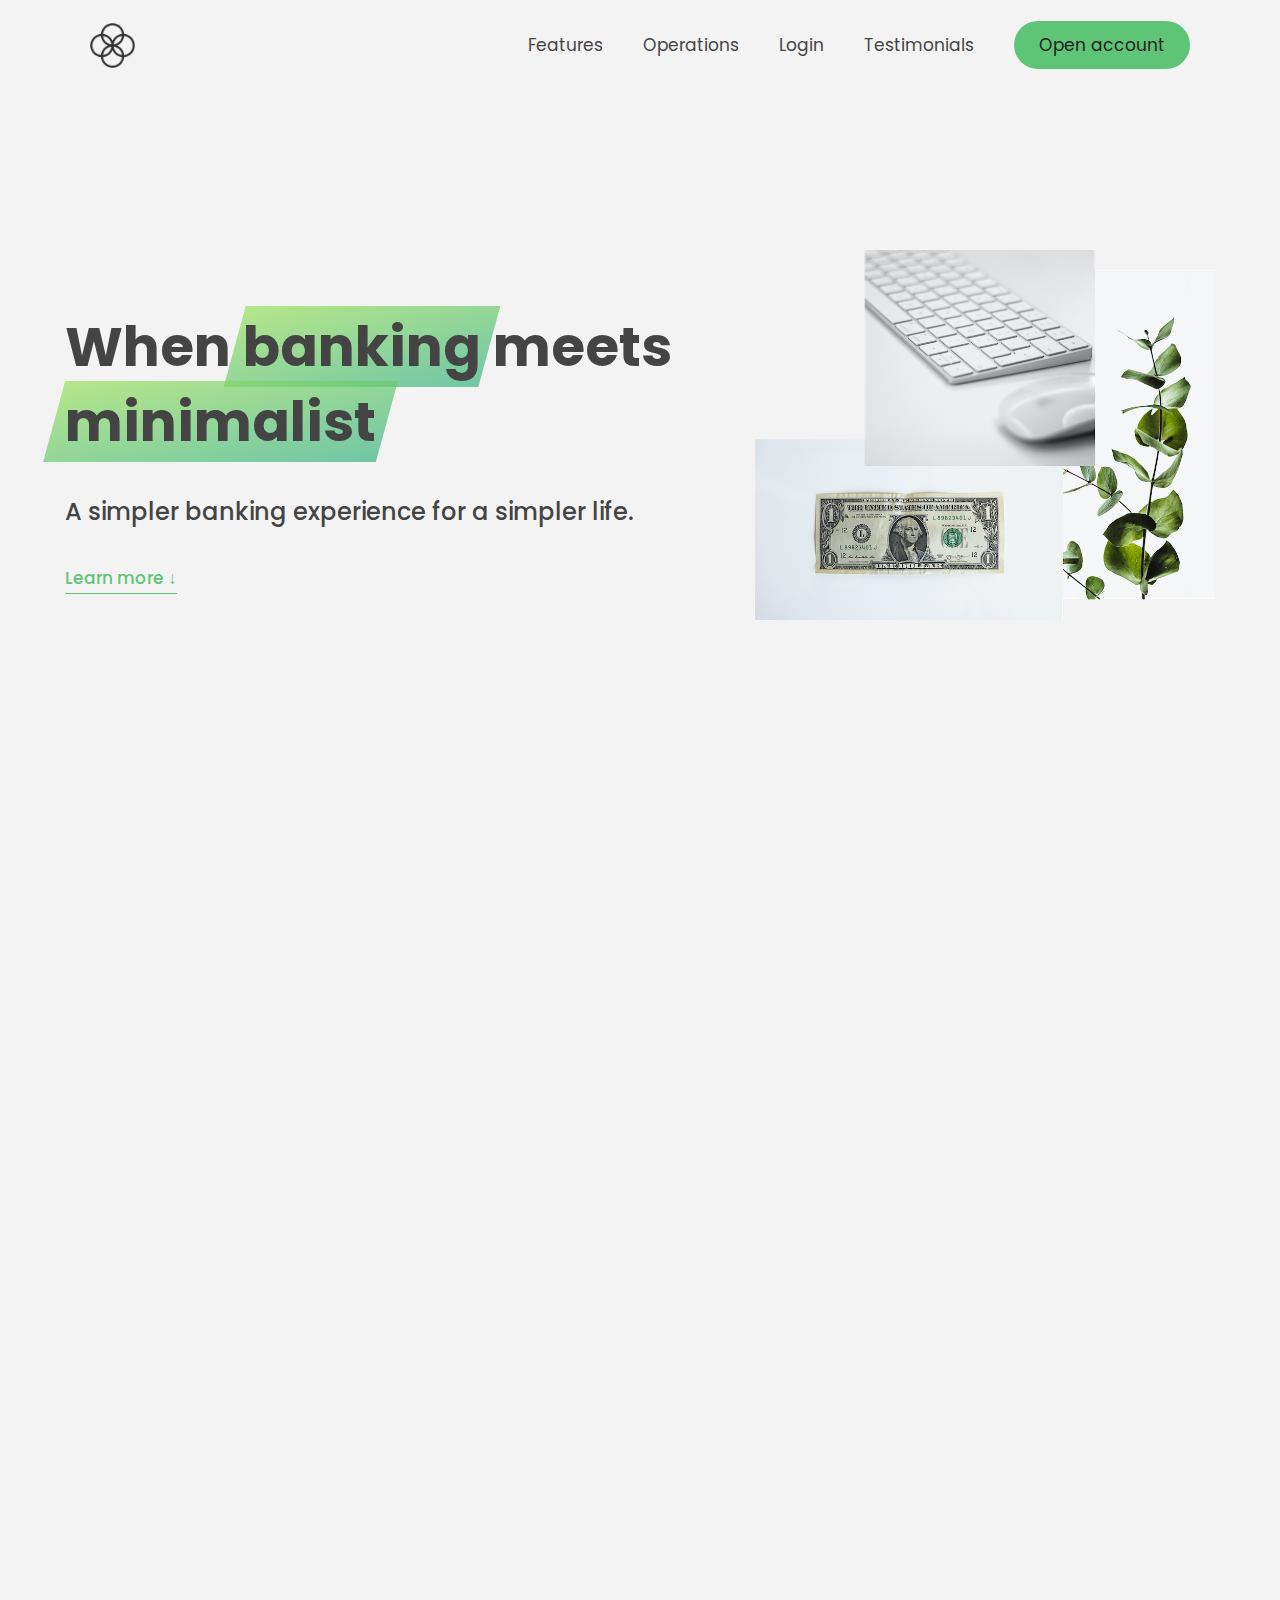
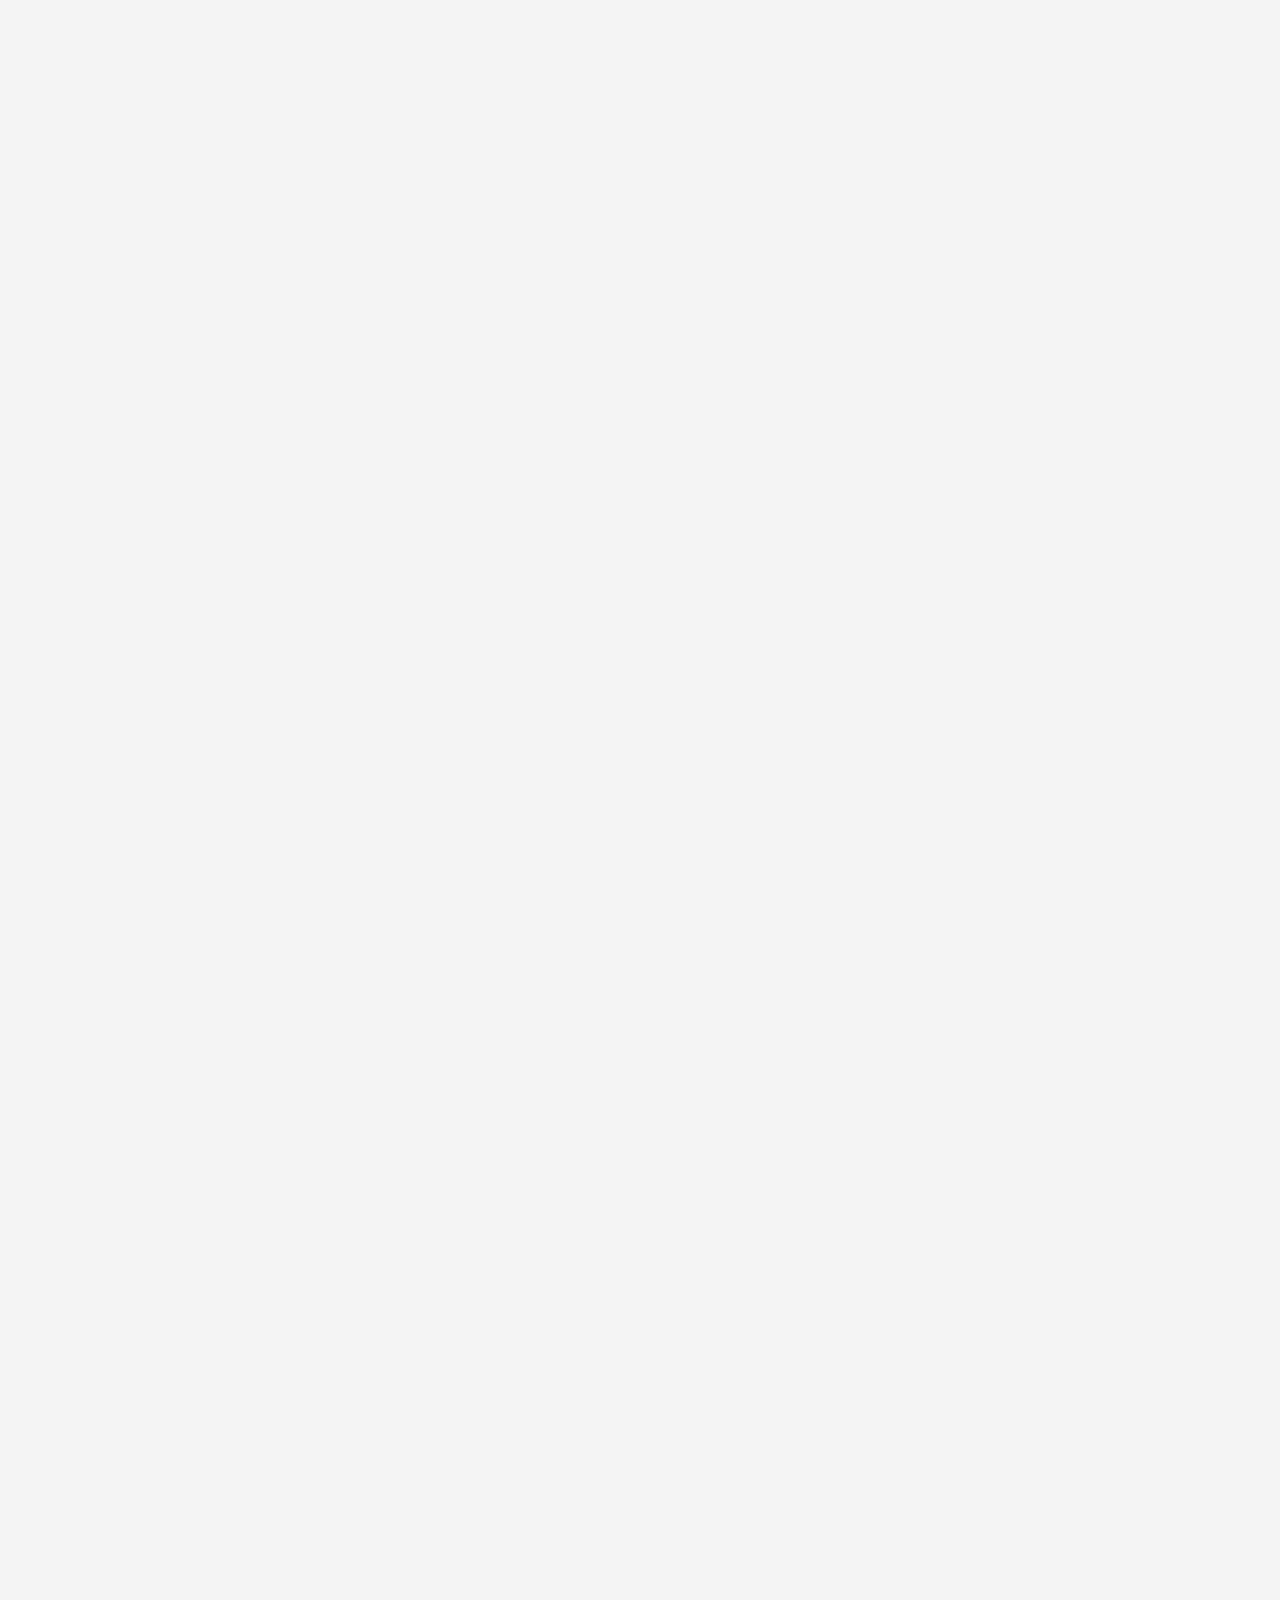
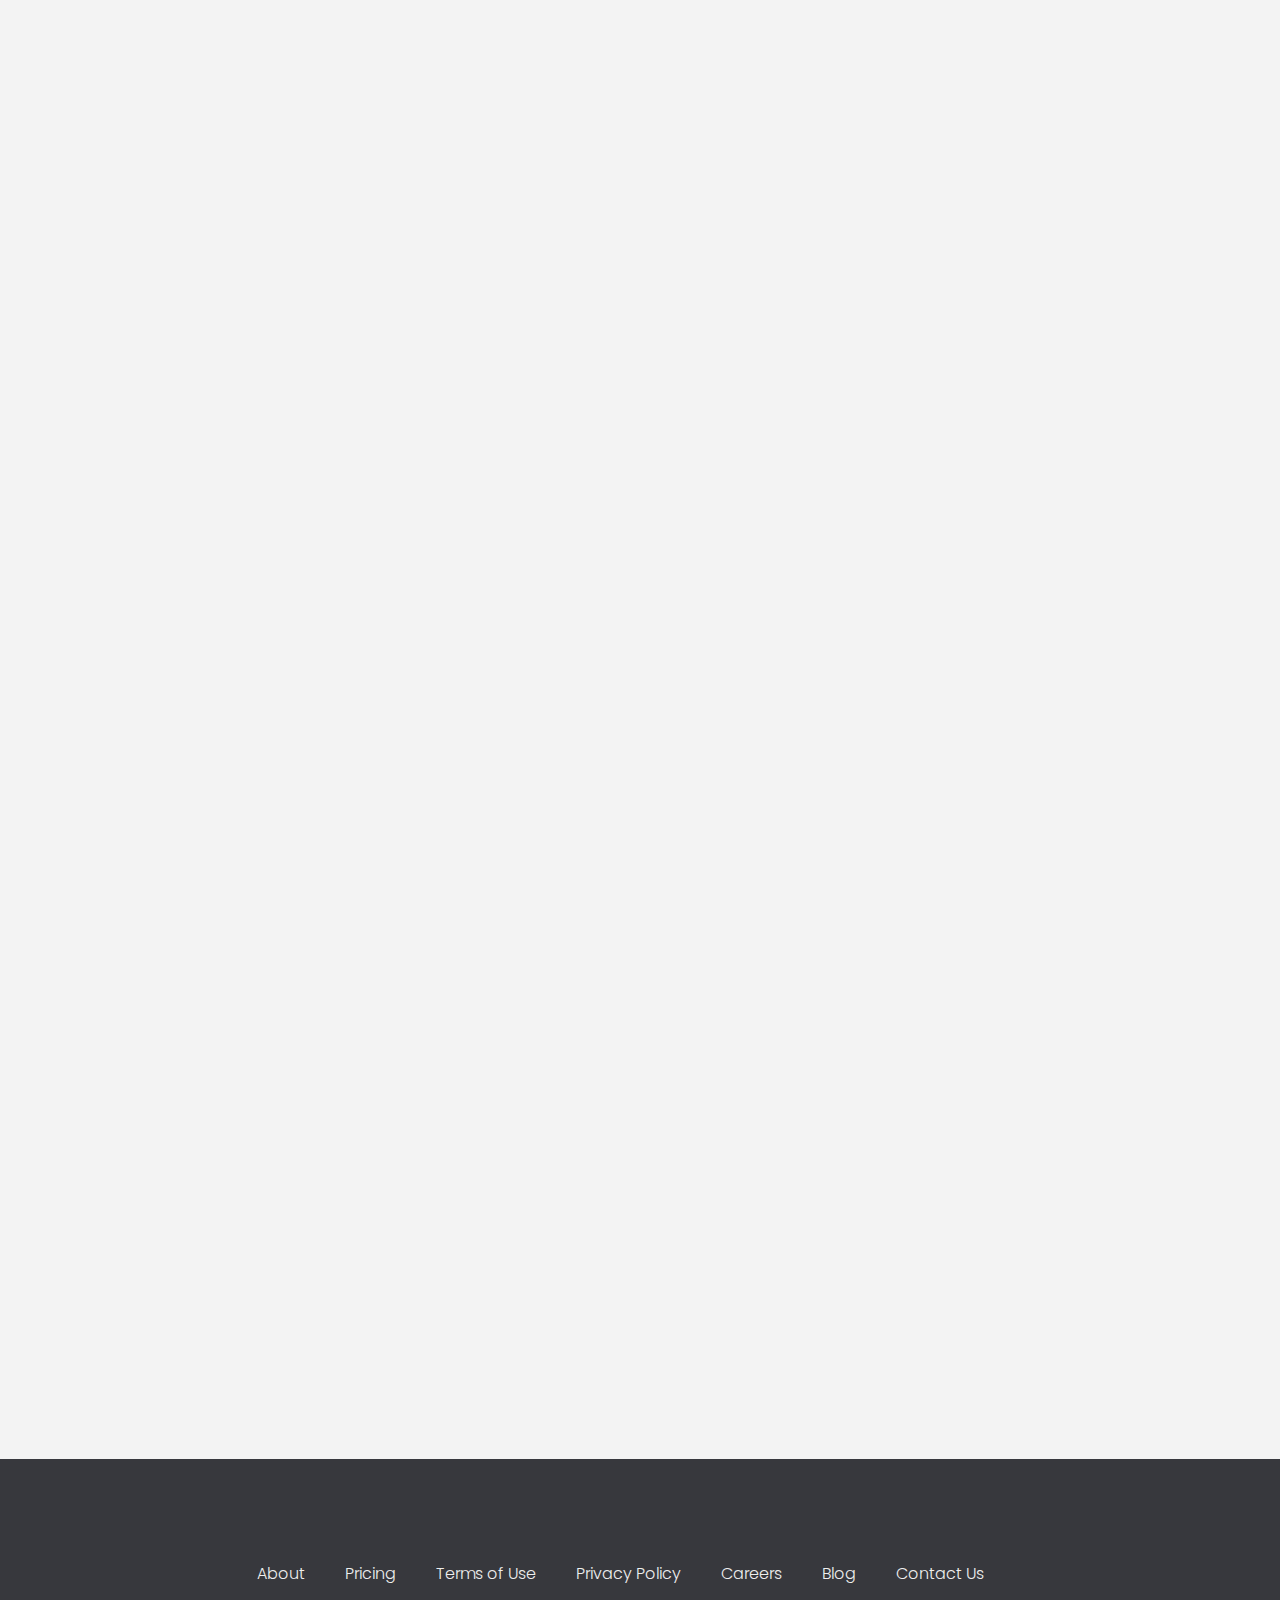
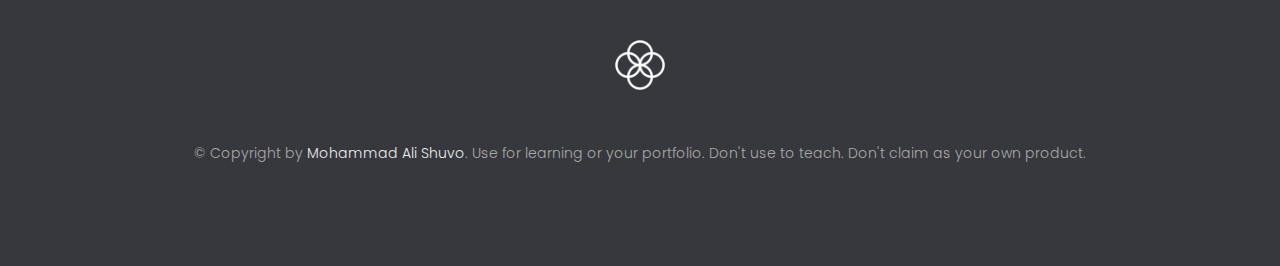
<file: index.html>
<!DOCTYPE html>
<html lang="en">

<head>
    <meta charset="UTF-8" />
    <meta name="viewport" content="width=device-width, initial-scale=1.0" />
    <meta http-equiv="X-UA-Compatible" content="ie=edge" />
    <link rel="shortcut icon" type="image/png" href="img/icon.png" />

    <link href="https://fonts.googleapis.com/css?family=Poppins:300,400,500,600&display=swap" rel="stylesheet" />
    <link rel="stylesheet" href="./css/style.css" />
    <title>Bankist | When Banking meets Minimalist</title>
    <!--load all html content first then fetch js then trigger domcontentloaded //its a good approach to make page faster -->
    <script defer src="./js/script.js"></script>

</head>

<body>
    <header class="header">
        <nav class="nav">
            <img src="img/logo.png" alt="Bankist logo" class="nav__logo" id="logo" designer="Mohammad Ali Shuvo"
                data-version-number="3.0" />
            <ul class="nav__links">
                <li class="nav__item">
                    <a class="nav__link" href="#section--1">Features</a>
                </li>
                <li class="nav__item">
                    <a class="nav__link" href="#section--2">Operations</a>
                </li>
                <li class="nav__item">
                    <a class="nav__link">Login</a>
                </li>
                <li class="nav__item">
                    <a class="nav__link" href="#section--3">Testimonials</a>
                </li>
                <li class="nav__item">
                    <a class="nav__link nav__link--btn btn--show-modal" href="#">Open account</a>
                </li>
            </ul>
        </nav>

        <div class="header__title">
            <h1>
                When
                <!-- Green highlight effect -->
                <span class="highlight">banking</span>
                meets<br />
                <span class="highlight">minimalist</span>
            </h1>
            <h4>A simpler banking experience for a simpler life.</h4>
            <button class="btn--text btn--scroll-to">Learn more &DownArrow;</button>
            <img src="img/hero.png" class="header__img" alt="Minimalist bank items" />
        </div>
    </header>

    <section class="section " id="section--1">
        <div class="section__title">
            <h2 class="section__description">Features</h2>
            <h3 class="section__header">
                Everything you need in a modern bank and more.
            </h3>
        </div>

        <div class="features">
            <img src="img/digital-lazy.jpg" data-src="img/digital.jpg" alt="Computer" class="features__img lazy-img" />
            <div class="features__feature">
                <div class="features__icon">
                    <svg>
                        <use xlink:href="img/icons.svg#icon-monitor"></use>
                    </svg>
                </div>
                <h5 class="features__header">100% digital bank</h5>
                <p>
                    Lorem ipsum dolor sit amet consectetur adipisicing elit. Unde alias
                    sint quos? Accusantium a fugiat porro reiciendis saepe quibusdam
                    debitis ducimus.
                </p>
            </div>

            <div class="features__feature">
                <div class="features__icon">
                    <svg>
                        <use xlink:href="img/icons.svg#icon-trending-up"></use>
                    </svg>
                </div>
                <h5 class="features__header">Watch your money grow</h5>
                <p>
                    Nesciunt quos autem dolorum voluptates cum dolores dicta fuga
                    inventore ab? Nulla incidunt eius numquam sequi iste pariatur
                    quibusdam!
                </p>
            </div>
            <img src="img/grow-lazy.jpg" data-src="img/grow.jpg" alt="Plant" class="features__img lazy-img" />

            <img src="img/card-lazy.jpg" data-src="img/card.jpg" alt="Credit card" class="features__img lazy-img" />
            <div class="features__feature">
                <div class="features__icon">
                    <svg>
                        <use xlink:href="img/icons.svg#icon-credit-card"></use>
                    </svg>
                </div>
                <h5 class="features__header">Free debit card included</h5>
                <p>
                    Quasi, fugit in cumque cupiditate reprehenderit debitis animi enim
                    eveniet consequatur odit quam quos possimus assumenda dicta fuga
                    inventore ab.
                </p>
            </div>
        </div>
    </section>

    <section class="section" id="section--2">
        <div class="section__title">
            <h2 class="section__description">Operations</h2>
            <h3 class="section__header">
                Everything as simple as possible, but no simpler.
            </h3>
        </div>

        <div class="operations">
            <div class="operations__tab-container">
                <button class="btn operations__tab operations__tab--1 operations__tab--active" data-tab="1">
                    <span>01</span>Instant Transfers
                </button>
                <button class="btn operations__tab operations__tab--2" data-tab="2">
                    <span>02</span>Instant Loans
                </button>
                <button class="btn operations__tab operations__tab--3" data-tab="3">
                    <span>03</span>Instant Closing
                </button>
            </div>
            <div class="operations__content operations__content--1 operations__content--active">
                <div class="operations__icon operations__icon--1">
                    <svg>
                        <use xlink:href="img/icons.svg#icon-upload"></use>
                    </svg>
                </div>
                <h5 class="operations__header">
                    Tranfser money to anyone, instantly! No fees, no BS.
                </h5>
                <p>
                    Lorem ipsum dolor sit amet, consectetur adipisicing elit, sed do
                    eiusmod tempor incididunt ut labore et dolore magna aliqua. Ut enim
                    ad minim veniam, quis nostrud exercitation ullamco laboris nisi ut
                    aliquip ex ea commodo consequat.
                </p>
            </div>

            <div class="operations__content operations__content--2">
                <div class="operations__icon operations__icon--2">
                    <svg>
                        <use xlink:href="img/icons.svg#icon-home"></use>
                    </svg>
                </div>
                <h5 class="operations__header">
                    Buy a home or make your dreams come true, with instant loans.
                </h5>
                <p>
                    Duis aute irure dolor in reprehenderit in voluptate velit esse
                    cillum dolore eu fugiat nulla pariatur. Excepteur sint occaecat
                    cupidatat non proident, sunt in culpa qui officia deserunt mollit
                    anim id est laborum.
                </p>
            </div>
            <div class="operations__content operations__content--3">
                <div class="operations__icon operations__icon--3">
                    <svg>
                        <use xlink:href="img/icons.svg#icon-user-x"></use>
                    </svg>
                </div>
                <h5 class="operations__header">
                    No longer need your account? No problem! Close it instantly.
                </h5>
                <p>
                    Excepteur sint occaecat cupidatat non proident, sunt in culpa qui
                    officia deserunt mollit anim id est laborum. Ut enim ad minim
                    veniam, quis nostrud exercitation ullamco laboris nisi ut aliquip ex
                    ea commodo consequat.
                </p>
            </div>
        </div>
    </section>

    <section class="section" id="section--3">
        <div class="section__title section__title--testimonials">
            <h2 class="section__description">Not sure yet?</h2>
            <h3 class="section__header">
                Millions of Bankists are already making their lifes simpler.
            </h3>
        </div>

        <div class="slider">
            <div class="slide slide--1">
                <div class="testimonial">
                    <h5 class="testimonial__header">Best financial decision ever!</h5>
                    <blockquote class="testimonial__text">
                        Lorem ipsum dolor sit, amet consectetur adipisicing elit.
                        Accusantium quas quisquam non? Quas voluptate nulla minima
                        deleniti optio ullam nesciunt, numquam corporis et asperiores
                        laboriosam sunt, praesentium suscipit blanditiis. Necessitatibus
                        id alias reiciendis, perferendis facere pariatur dolore veniam
                        autem esse non voluptatem saepe provident nihil molestiae.
                    </blockquote>
                    <address class="testimonial__author">
                        <img src="./img/alifoot.png" alt="" class="testimonial__photo" />
                        <h6 class="testimonial__name">Mohammad Ali Shuvo</h6>
                        <p class="testimonial__location">Founder & CTO, SoftniqueBD</p>
                    </address>
                </div>
            </div>

            <div class="slide slide--2">
                <div class="testimonial">
                    <h5 class="testimonial__header">
                        The last step to becoming a complete minimalist
                    </h5>
                    <blockquote class="testimonial__text">
                        Quisquam itaque deserunt ullam, quia ea repellendus provident,
                        ducimus neque ipsam modi voluptatibus doloremque, corrupti
                        laborum. Incidunt numquam perferendis veritatis neque repellendus.
                        Lorem, ipsum dolor sit amet consectetur adipisicing elit. Illo
                        deserunt exercitationem deleniti.
                    </blockquote>
                    <address class="testimonial__author">
                        <img src="./img/nsdfoot.png" alt="" class="testimonial__photo" />
                        <h6 class="testimonial__name">Noushad Bhuiyan</h6>
                        <p class="testimonial__location">Managing Director, SoftniqueBD</p>
                    </address>
                </div>
            </div>

            <div class="slide slide--3">
                <div class="testimonial">
                    <h5 class="testimonial__header">
                        Finally free from old-school banks
                    </h5>
                    <blockquote class="testimonial__text">
                        Debitis, nihil sit minus suscipit magni aperiam vel tenetur
                        incidunt commodi architecto numquam omnis nulla autem,
                        necessitatibus blanditiis modi similique quidem. Odio aliquam
                        culpa dicta beatae quod maiores ipsa minus consequatur error sunt,
                        deleniti saepe aliquid quos inventore sequi. Necessitatibus id
                        alias reiciendis, perferendis facere.
                    </blockquote>
                    <address class="testimonial__author">
                        <img src="img/user-3.jpg" alt="" class="testimonial__photo" />
                        <h6 class="testimonial__name">Francisco Gomes</h6>
                        <p class="testimonial__location">Lisbon, Portugal</p>
                    </address>
                </div>
            </div>


            <!-- <div class="slide"><img src="img/img-1.jpg" alt="Photo 1" /></div>
        <div class="slide"><img src="img/img-2.jpg" alt="Photo 2" /></div>
        <div class="slide"><img src="img/img-3.jpg" alt="Photo 3" /></div>
        <div class="slide"><img src="img/img-4.jpg" alt="Photo 4" /></div> -->
            <button class="slider__btn slider__btn--left">&larr;</button>
            <button class="slider__btn slider__btn--right">&rarr;</button>
            <div class="dots"></div>
        </div>
    </section>

    <section class="section section--sign-up">
        <div class="section__title">
            <h3 class="section__header">
                The best day to join Bankist was one year ago. The second best is
                today!
            </h3>
        </div>
        <button class="btn btn--show-modal">Open your free account today!</button>
    </section>

    <footer class="footer ">
        <button class="scroll-to-top-btn">☝</button>
        <ul class="footer__nav">
            <li class="footer__item">
                <a class="footer__link" href="#">About</a>
            </li>
            <li class="footer__item">
                <a class="footer__link" href="#">Pricing</a>
            </li>
            <li class="footer__item">
                <a class="footer__link" href="#">Terms of Use</a>
            </li>
            <li class="footer__item">
                <a class="footer__link" href="#">Privacy Policy</a>
            </li>
            <li class="footer__item">
                <a class="footer__link" href="#">Careers</a>
            </li>
            <li class="footer__item">
                <a class="footer__link" href="#">Blog</a>
            </li>
            <li class="footer__item">
                <a class="footer__link" href="#">Contact Us</a>
            </li>
        </ul>
        <img src="img/icon.png" alt="Logo" class="footer__logo" />
        <p class="footer__copyright">
            &copy; Copyright by
            <a class="footer__link twitter-link" target="_blank" href="https://github.com/shuvo18103107">Mohammad Ali
                Shuvo</a>. Use for learning or your portfolio. Don't use to teach. Don't claim
            as your own product.
        </p>
    </footer>

    <div class="modal hidden">
        <button class="btn--close-modal">&times;</button>
        <h2 class="modal__header">
            Open your bank account <br />
            in just <span class="highlight">5 minutes</span>
        </h2>
        <form class="modal__form">
            <label>First Name</label>
            <input type="text" />
            <label>Last Name</label>
            <input type="text" />
            <label>Email Address</label>
            <input type="email" />
            <button class="btn">Next step &rarr;</button>
        </form>
    </div>
    <div class="overlay hidden"></div>
    <!-- its better to put script tag on the last when use multiple script tag and local script tag cooperate with those file  -->
    <!-- <script src="./js/script.js"></script> -->
    <!-- <script src="./js/experiment.js"></script> -->
</body>

</html>
</file>
<file: css/style.css>
/* The page is NOT responsive. You can implement responsiveness yourself if you wanna have some fun 😃 */

:root {
  --color-primary: #5ec576;
  --color-secondary: #ffcb03;
  --color-tertiary: #ff585f;
  --color-primary-darker: #4bbb7d;
  --color-secondary-darker: #ffbb00;
  --color-tertiary-darker: #fd424b;
  --color-primary-opacity: #5ec5763a;
  --color-secondary-opacity: #ffcd0331;
  --color-tertiary-opacity: #ff58602d;
  --gradient-primary: linear-gradient(to top left, #39b385, #9be15d);
  --gradient-secondary: linear-gradient(to top left, #ffb003, #ffcb03);
}

* {
  margin: 0;
  padding: 0;
  box-sizing: inherit;
}

html {
  font-size: 62.5%;
  box-sizing: border-box;
}

body {
  width: fit-content !important;
  font-family: 'Poppins', sans-serif;
  font-weight: 300;
  color: #444;
  line-height: 1.9;
  background-color: #f3f3f3;
}

/* GENERAL ELEMENTS */
.section {
  padding: 15rem 3rem;
  border-top: 1px solid #ddd;

  transition: transform 1s, opacity 1s;
}

.section--hidden {
  opacity: 0;
  transform: translateY(8rem);
}

.section__title {
  max-width: 80rem;
  margin: 0 auto 8rem auto;
}

.section__description {
  font-size: 1.8rem;
  font-weight: 600;
  text-transform: uppercase;
  color: var(--color-primary);
  margin-bottom: 1rem;
}

.section__header {
  font-size: 4rem;
  line-height: 1.3;
  font-weight: 500;
}

.btn {
  display: inline-block;
  background-color: var(--color-primary);
  font-size: 1.6rem;
  font-family: inherit;
  font-weight: 500;
  border: none;
  padding: 1.25rem 4.5rem;
  border-radius: 10rem;
  cursor: pointer;
  transition: all 0.3s;
}

.btn:hover {
  background-color: var(--color-primary-darker);
}

.btn--text {
  display: inline-block;
  background: none;
  font-size: 1.7rem;
  font-family: inherit;
  font-weight: 500;
  color: var(--color-primary);
  border: none;
  border-bottom: 1px solid currentColor;
  padding-bottom: 2px;
  cursor: pointer;
  transition: all 0.3s;
}

p {
  color: #666;
}

/* This is BAD for accessibility! Don't do in the real world! */
button:focus {
  outline: none;
}

img {
  transition: filter 0.5s;
}

.lazy-img {
  filter: blur(20px);
}

/* NAVIGATION */
.nav {
  display: flex;
  justify-content: space-between;
  align-items: center;
  height: 9rem;
  width: 100%;
  padding: 0 6rem;
  z-index: 100;
}

/* nav and stickly class at the same time */
.nav.sticky {
  position: fixed;
  background-color: rgba(255, 255, 255, 0.95);
}

.nav__logo {
  height: 4.5rem;
  transition: all 0.3s;
}

.nav__links {
  display: flex;
  align-items: center;
  list-style: none;
}

.nav__item {
  margin-left: 4rem;
}

.nav__link {
  cursor: pointer;
  font-size: 1.7rem;
  font-weight: 400;
  color: inherit;
  text-decoration: none;
  display: block;
  transition: all 0.3s;
}

.nav__link--btn {
  padding: 0.8rem 2.5rem;
  border-radius: 3rem;
  background-color: var(--color-primary);
  color: #222;
}

.nav__link--btn:hover,
.nav__link--btn:active {
  color: inherit;
  background-color: var(--color-primary-darker);
  color: #333;
}

/* HEADER */
.header {
  padding: 0 3rem;
  height: 100vh;
  display: flex;
  flex-direction: column;
  align-items: center;
}

.header__title {
  flex: 1;

  max-width: 115rem;
  display: grid;
  grid-template-columns: 3fr 2fr;
  row-gap: 3rem;
  align-content: center;
  justify-content: center;

  align-items: start;
  justify-items: start;
}

h1 {
  font-size: 5.5rem;
  line-height: 1.35;
}

h4 {
  font-size: 2.4rem;
  font-weight: 500;
}

.header__img {
  width: 100%;
  grid-column: 2 / 3;
  grid-row: 1 / span 4;
  transform: translateY(-6rem);
}

.highlight {
  position: relative;
}

.highlight::after {
  display: block;
  content: '';
  position: absolute;
  bottom: 0;
  left: 0;
  height: 100%;
  width: 100%;
  z-index: -1;
  opacity: 0.7;
  transform: scale(1.07, 1.05) skewX(-15deg);
  background-image: var(--gradient-primary);
}

/* FEATURES */
.features {
  display: grid;
  grid-template-columns: 1fr 1fr;
  gap: 4rem;
  margin: 0 12rem;
}

.features__img {
  width: 100%;
}

.features__feature {
  align-self: center;
  justify-self: center;
  width: 70%;
  font-size: 1.5rem;
}

.features__icon {
  display: flex;
  align-items: center;
  justify-content: center;
  background-color: var(--color-primary-opacity);
  height: 5.5rem;
  width: 5.5rem;
  border-radius: 50%;
  margin-bottom: 2rem;
}

.features__icon svg {
  height: 2.5rem;
  width: 2.5rem;
  fill: var(--color-primary);
}

.features__header {
  font-size: 2rem;
  margin-bottom: 1rem;
}

/* OPERATIONS */
.operations {
  max-width: 100rem;
  margin: 12rem auto 0 auto;

  background-color: #fff;
}

.operations__tab-container {
  display: flex;
  justify-content: center;
}

.operations__tab {
  margin-right: 2.5rem;
  transform: translateY(-50%);
}

.operations__tab span {
  margin-right: 1rem;
  font-weight: 600;
  display: inline-block;
}

.operations__tab--1 {
  background-color: var(--color-secondary);
}

.operations__tab--1:hover {
  background-color: var(--color-secondary-darker);
}

.operations__tab--3 {
  background-color: var(--color-tertiary);
  margin: 0;
}

.operations__tab--3:hover {
  background-color: var(--color-tertiary-darker);
}

.operations__tab--active {
  transform: translateY(-66%);
}

.operations__content {
  display: none;

  /* JUST PRESENTATIONAL */
  font-size: 1.7rem;
  padding: 2.5rem 7rem 6.5rem 7rem;
}

.operations__content--active {
  display: grid;
  grid-template-columns: 7rem 1fr;
  column-gap: 3rem;
  row-gap: 0.5rem;
}

.operations__header {
  font-size: 2.25rem;
  font-weight: 500;
  align-self: center;
}

.operations__icon {
  display: flex;
  align-items: center;
  justify-content: center;
  height: 7rem;
  width: 7rem;
  border-radius: 50%;
}

.operations__icon svg {
  height: 2.75rem;
  width: 2.75rem;
}

.operations__content p {
  grid-column: 2;
}

.operations__icon--1 {
  background-color: var(--color-secondary-opacity);
}
.operations__icon--2 {
  background-color: var(--color-primary-opacity);
}
.operations__icon--3 {
  background-color: var(--color-tertiary-opacity);
}
.operations__icon--1 svg {
  fill: var(--color-secondary-darker);
}
.operations__icon--2 svg {
  fill: var(--color-primary);
}
.operations__icon--3 svg {
  fill: var(--color-tertiary);
}

/* SLIDER */
.slider {
  max-width: 100rem;
  height: 50rem;
  margin: 0 auto;
  position: relative;

  /* IN THE END */
  overflow: hidden;
}

.slide {
  position: absolute;
  top: 0;
  width: 100%;
  height: 50rem;

  display: flex;
  align-items: center;
  justify-content: center;

  /* THIS creates the animation! */
  transition: transform 1s;
}

.slide > img {
  /* Only for images that have different size than slide */
  width: 100%;
  height: 100%;
  object-fit: cover;
}

.slider__btn {
  position: absolute;
  top: 50%;
  z-index: 10;

  border: none;
  background: rgba(255, 255, 255, 0.7);
  font-family: inherit;
  color: #333;
  border-radius: 50%;
  height: 5.5rem;
  width: 5.5rem;
  font-size: 3.25rem;
  cursor: pointer;
}

.slider__btn--left {
  left: 6%;
  transform: translate(-50%, -50%);
}

.slider__btn--right {
  right: 6%;
  transform: translate(50%, -50%);
}

.dots {
  position: absolute;
  bottom: 5%;
  left: 50%;
  transform: translateX(-50%);
  display: flex;
}

.dots__dot {
  border: none;
  background-color: #b9b9b9;
  opacity: 0.7;
  height: 1rem;
  width: 1rem;
  border-radius: 50%;
  margin-right: 1.75rem;
  cursor: pointer;
  transition: all 0.5s;

  /* Only necessary when overlying images */
  /* box-shadow: 0 0.6rem 1.5rem rgba(0, 0, 0, 0.7); */
}

.dots__dot:last-child {
  margin: 0;
}

.dots__dot--active {
  /* background-color: #fff; */
  background-color: #888;
  opacity: 1;
}

/* TESTIMONIALS */
.testimonial {
  width: 65%;
  position: relative;
}

.testimonial::before {
  content: '\201C';
  position: absolute;
  top: -5.7rem;
  left: -6.8rem;
  line-height: 1;
  font-size: 20rem;
  font-family: inherit;
  color: var(--color-primary);
  z-index: -1;
}

.testimonial__header {
  font-size: 2.25rem;
  font-weight: 500;
  margin-bottom: 1.5rem;
}

.testimonial__text {
  font-size: 1.7rem;
  margin-bottom: 3.5rem;
  color: #666;
}

.testimonial__author {
  margin-left: 3rem;
  font-style: normal;

  display: grid;
  grid-template-columns: 6.5rem 1fr;
  column-gap: 2rem;
}

.testimonial__photo {
  grid-row: 1 / span 2;
  width: 6.5rem;
  border-radius: 50%;
}

.testimonial__name {
  font-size: 1.7rem;
  font-weight: 500;
  align-self: end;
  margin: 0;
}

.testimonial__location {
  font-size: 1.5rem;
}

.section__title--testimonials {
  margin-bottom: 4rem;
}

/* SIGNUP */
.section--sign-up {
  background-color: #37383d;
  border-top: none;
  border-bottom: 1px solid #444;
  text-align: center;
  padding: 10rem 3rem;
}

.section--sign-up .section__header {
  color: #fff;
  text-align: center;
}

.section--sign-up .section__title {
  margin-bottom: 6rem;
}

.section--sign-up .btn {
  font-size: 1.9rem;
  padding: 2rem 5rem;
}

/* FOOTER */
.footer {
  padding: 10rem 3rem;
  background-color: #37383d;
}

.footer__nav {
  list-style: none;
  display: flex;
  justify-content: center;
  margin-bottom: 5rem;
}

.footer__item {
  margin-right: 4rem;
}

.footer__link {
  font-size: 1.6rem;
  color: #eee;
  text-decoration: none;
}

.footer__logo {
  height: 5rem;
  display: block;
  margin: 0 auto;
  margin-bottom: 5rem;
}

.footer__copyright {
  font-size: 1.4rem;
  color: #aaa;
  text-align: center;
}

.footer__copyright .footer__link {
  font-size: 1.4rem;
}

/* MODAL WINDOW */
.modal {
  position: fixed;
  top: 50%;
  left: 50%;
  transform: translate(-50%, -50%);
  max-width: 60rem;
  background-color: #f3f3f3;
  padding: 5rem 6rem;
  box-shadow: 0 4rem 6rem rgba(0, 0, 0, 0.3);
  z-index: 1000;
  transition: all 0.5s;
}

.overlay {
  position: fixed;
  top: 0;
  left: 0;
  width: 100%;
  height: 100%;
  background-color: rgba(0, 0, 0, 0.5);
  backdrop-filter: blur(4px);
  z-index: 100;
  transition: all 0.5s;
}

.modal__header {
  font-size: 3.25rem;
  margin-bottom: 4.5rem;
  line-height: 1.5;
}

.modal__form {
  margin: 0 3rem;
  display: grid;
  grid-template-columns: 1fr 2fr;
  align-items: center;
  gap: 2.5rem;
}

.modal__form label {
  font-size: 1.7rem;
  font-weight: 500;
}

.modal__form input {
  font-size: 1.7rem;
  padding: 1rem 1.5rem;
  border: 1px solid #ddd;
  border-radius: 0.5rem;
}

.modal__form button {
  grid-column: 1 / span 2;
  justify-self: center;
  margin-top: 1rem;
}

.btn--close-modal {
  font-family: inherit;
  color: inherit;
  position: absolute;
  top: 0.5rem;
  right: 2rem;
  font-size: 4rem;
  cursor: pointer;
  border: none;
  background: none;
}

.hidden {
  visibility: hidden;
  opacity: 0;
}

/* COOKIE MESSAGE */
.cookie-message {
  display: flex;
  align-items: center;
  justify-content: space-evenly;
  width: 100%;
  background-color: white;
  color: #bbb;
  font-size: 1.5rem;
  font-weight: 400;
}

.scroll-to-top-btn {
  background: var(--color-primary);
  border: none;
  outline: none;
  border-radius: 50%;
  color: white;
  cursor: pointer;
  font-size: 16px;
  line-height: 48px;
  width: 48px;
  /* place it at the bottom right corner */
  position: fixed;
  bottom: 30px;
  right: 30px;
  /* keep it at the top of everything else */
  z-index: 100;
  /* hide with opacity */
  opacity: 0;
  /* also add a translate effect */
  transform: translateY(100px);
  /* and a transition */
  transition: all 0.5s ease;
}

.show-btn {
  opacity: 1;
  transform: translateY(0);
}
/* responsive */

/*@media (max-width: 600px) {
  .header {
    padding: 0 2rem;
    min-height: 100vh;
  }

  .header__title,
  .section__title {
    width: 85%;
  }

  .header__title {
    margin-top: 1rem;
    display: flex;
    flex-direction: column;
    text-align: center;
  }

  h1 {
    font-size: 4rem;
    line-height: 1.35;
  }

  h4 {
    font-size: 2rem;
    font-weight: 500;
  }

  .header__img {
    margin-top: 3.5rem;
    margin-bottom: 1rem;
    width: 100%;
  }

  #section-greetings {
    display: block;
  }

  .greetings {
    margin: 0 auto;
    padding: 50px;
    min-height: 100vh;
    background: #5ec576;
    text-align: center;
  }

  .login {
    text-align: center;
  }

  .login__title,
  .new-account__title {
    color: #fff;
    font-size: 3rem;
    font-weight: 600;
  }

  .login__btn,
  .open-account__btn {
    background: #ffcb03;
    padding: 10px;
    outline: 0;
    border: 0;
    text-decoration: none;
    display: block;
    border-radius: 1.5rem;
    color: black;
    font-size: 2rem;
    font-weight: 500;
    margin: 1rem;
  }

  .btn--text {
    display: none;
    font-size: 1.7rem;
    border-bottom: 1px solid currentColor;
    padding-bottom: 2px;
  }

  /* FEATURES */
/* .features {
    display: block;
    margin: 3rem;
  }

  .features__img {
    width: 100%;
  }

  .features__feature {
    width: 100%;
    font-size: 1.5rem;
  }

  .features__icon {
    /* display: flex;
    align-items: center;
    justify-content: center; */
/* background-color: var(--color-primary-opacity); */
/* height: 5.5rem;
    width: 5.5rem;
    border-radius: 50%; */
/* margin-bottom: 1rem;
  } */
/* 
  .features__icon svg {
    height: 2.5rem;
    width: 2.5rem;
    fill: var(--color-primary);
  }

  .features__header {
    font-size: 2.5rem;
    margin-bottom: 1rem;
  }

  .features__text {
    text-align: justify;
  } */

/* GENERAL ELEMENTS */
/* .section {
    padding: 0;
  }

  .section__title {
    margin: 2rem auto;
  }

  .section__description {
    font-size: 2rem;
    margin-bottom: 0.5rem;
  }

  .section__header {
    font-size: 2.5rem;
  } */

/* OPERATIONS */

/* .btn {
    display: block;
    font-size: 2rem;
    font-weight: 500;
    padding: 10px;
    border-radius: 2rem;
  } */

/* .operations {

    margin: 0 auto;
    border-radius: 2rem;
    padding: 2.5rem;
  } */

/* .operations__tab-container {
    display: block;
    width: 100%;
    text-align: center;
  }

  .operations__tab {
    margin: 1rem auto;
    transform: translateY(0%);
    text-decoration: none;
    color: black;
    text-align: center;
  }

  .operations__tab span {
    display: none;
  }

  .operations__tab--active {
    display: block;
    transform: translateY(0);
  }

  .operations__content {
    display: none;
    font-size: 1.5rem;
    padding: 0.5rem;
  }

  .operations__content p {
    text-align: justify;
  }

  .operations__content--active {
    display: block;
  }

  .operations__header {
    font-size: 2.25rem;
    font-weight: 500;
    align-self: center;
  }

  .operations__icon {
    display: flex;
    align-items: center;
    justify-content: center;
    height: 5rem;
    width: 5rem;
    border-radius: 50%;
  }

  .operations__icon svg {
    height: 3rem;
    width: 3rem;
  }

  .operations__content p {
    grid-column: 2;
  } */

/* NAVIGATION */

/* .nav__logo {
    height: 5rem;
    transition: all 0.3s;
  }

  .nav {
    display: flex;
    justify-content: center;
    align-items: center;
    max-height: 100%;
    width: 100%;
    padding: 3rem 0;
    z-index: 100;
  }

  .nav__links {
    display: none;
  } */

/* nav and stickly class at the same time */
/* .nav.sticky {
    position: static;
  }

  .nav__link:link,
  .nav__link:visited {
    display: none;
  }

  .nav__link--btn:link,
  .nav__link--btn:visited {
    display: none;
  }

  .nav__link--btn:hover,
  .nav__link--btn:active {
    display: none;
  } */

/* SLIDER */
/* .slider {
    max-width: 100rem;
    min-height: 64rem;
    margin: 0 auto;
    background: #fff;
    border-radius: 2rem;
    position: relative;

    overflow: hidden;
    width: 90%;
  } */

/* .slide {
    position: absolute;
    top: 0;
    max-width: 100rem;
    min-height: 61rem;
    padding: 2rem 1rem;
  
  }

  .slide > img {
 
    width: 100%;
    height: 100%;
    object-fit: cover;
  } */

/* .slider__btn {
    display: none;
  }

  .dots {
    position: absolute;
    bottom: 3rem;
    left: 50%;
    transform: translateX(-50%);
    display: flex;
  }

  .dots__dot {
    height: 1rem;
    width: 1rem;
    border-radius: 50%;
    margin-right: 1.25rem;
    cursor: pointer;
    transition: all 0.5s;

   
  }

  .dots__dot:last-child {
    margin: 0;
  }

  .dots__dot--active {
    
    background-color: #777;
    opacity: 1;
  }


  .testimonial {
    width: 100%;
    min-height: 20rem;
    position: static;
  }

  .testimonial::before {
    content: '\201C';
    position: absolute;
    top: -3rem;
    left: 0;
    line-height: 1;
    font-size: 15rem;
    z-index: -1;
  }

  .testimonial__header {
    font-size: 2.25rem;
    margin-bottom: 2rem;
  }

  .testimonial__text {
    font-size: 1.7rem;
    margin-bottom: 3.5rem;
  }

  .testimonial__author {
    display: grid;
    grid-template-columns: 6.5rem 1fr;
    column-gap: 2rem;
    margin-left: 0;
  }

  .testimonial__photo {
    grid-row: 1 / span 2;
    width: 6.5rem;
    border-radius: 50%;
  }

  .testimonial__name {
    font-size: 1.7rem;
    font-weight: 500;
    align-self: end;
    margin: 0;
  }

  .testimonial__location {
    font-size: 1.5rem;
  }

  .section__title--testimonials {
    margin-bottom: 4rem;
  }
 

  .footer {
    padding: 3rem;
  }

  .footer__nav {
    list-style: none;
    display: flex;
    flex-direction: column;
    align-items: center;
    margin-bottom: 2.5rem;
  }

  .footer__item {
    margin-right: 1rem;
  }

  .footer__link {
    font-size: 1.6rem;
  }

  .footer__logo {
    max-height: 5rem;
    margin-bottom: 2.5rem;
  }

  .footer__copyright {
    font-size: 1.2rem;
  }

  .footer__copyright .footer__link {
    font-size: 1.2rem;
  }


  .modal {
    width: 95%;
    max-width: 40rem;
    padding: 1.5rem;
    border-radius: 2rem;
  }

  .modal__header {
    font-size: 2rem;
    margin-bottom: 2rem;
    line-height: 1.8;
    padding: 0.5rem;
  }

  .modal__form {
    margin: 0 1rem;
    display: grid;
    grid-template-columns: 1fr 2fr;
    align-items: center;
    gap: 1rem;
  }

  .modal__form label {
    font-size: 1.5rem;
    font-weight: 500;
  }

  .modal__form input {
    font-size: 1.75rem;
    padding: 0.5rem 0.75rem;
    border: 1px solid #ddd;
    border-radius: 0.5rem;
  }

  .modal__form button {
    grid-column: 1 / span 2;
    justify-self: center;
    margin-top: 1rem;
    font-size: 1.5rem;
  }

  .btn--close-modal {
    position: absolute;
    top: 1rem;
    right: 1rem;
    font-size: 3rem;
  }

  .section--sign-up {
    text-align: center;
    padding: 3rem;
  }

  .section--sign-up .section__header {
    color: #fff;
    text-align: center;
  }

  .section--sign-up .section__title {
    margin-bottom: 6rem;
  }

  .section--sign-up .btn {
    font-size: 2rem;
    padding: 1rem 2rem;
  }
}

@media (min-width: 860px) and (max-width: 1035px) {
  .nav__link--btn {
    border-radius: 1rem;
    padding: 5px;
    font-size: 1rem;
  }
}

@media (min-width: 600px) and (max-width: 830px) {
  .nav {
    width: 50%;
    text-align: center;
  }
}

@media (min-width: 600px) and (max-width: 860px) {
  .nav__link--btn {
    border-radius: 1rem;
    padding: 5px;
    font-size: 1rem;
  }
}

@media (max-width: 360px) {
  .modal__header {
    font-size: 2rem;
    margin-bottom: 4.5rem;
    line-height: 1.4;
  }

  .modal__form {
    margin: 0 auto;
    gap: 1rem;
  }

  .modal__form label {
    font-size: 1.3rem;
    padding: 0.25rem;
  }

  .modal__form input {
    font-size: 1.3rem;
    padding: 0.25;
  }
}

@media (max-width: 320px) {
  .modal__form {
    margin: 0 auto;
    gap: 0.5rem;
  }
}
  */
</file>
